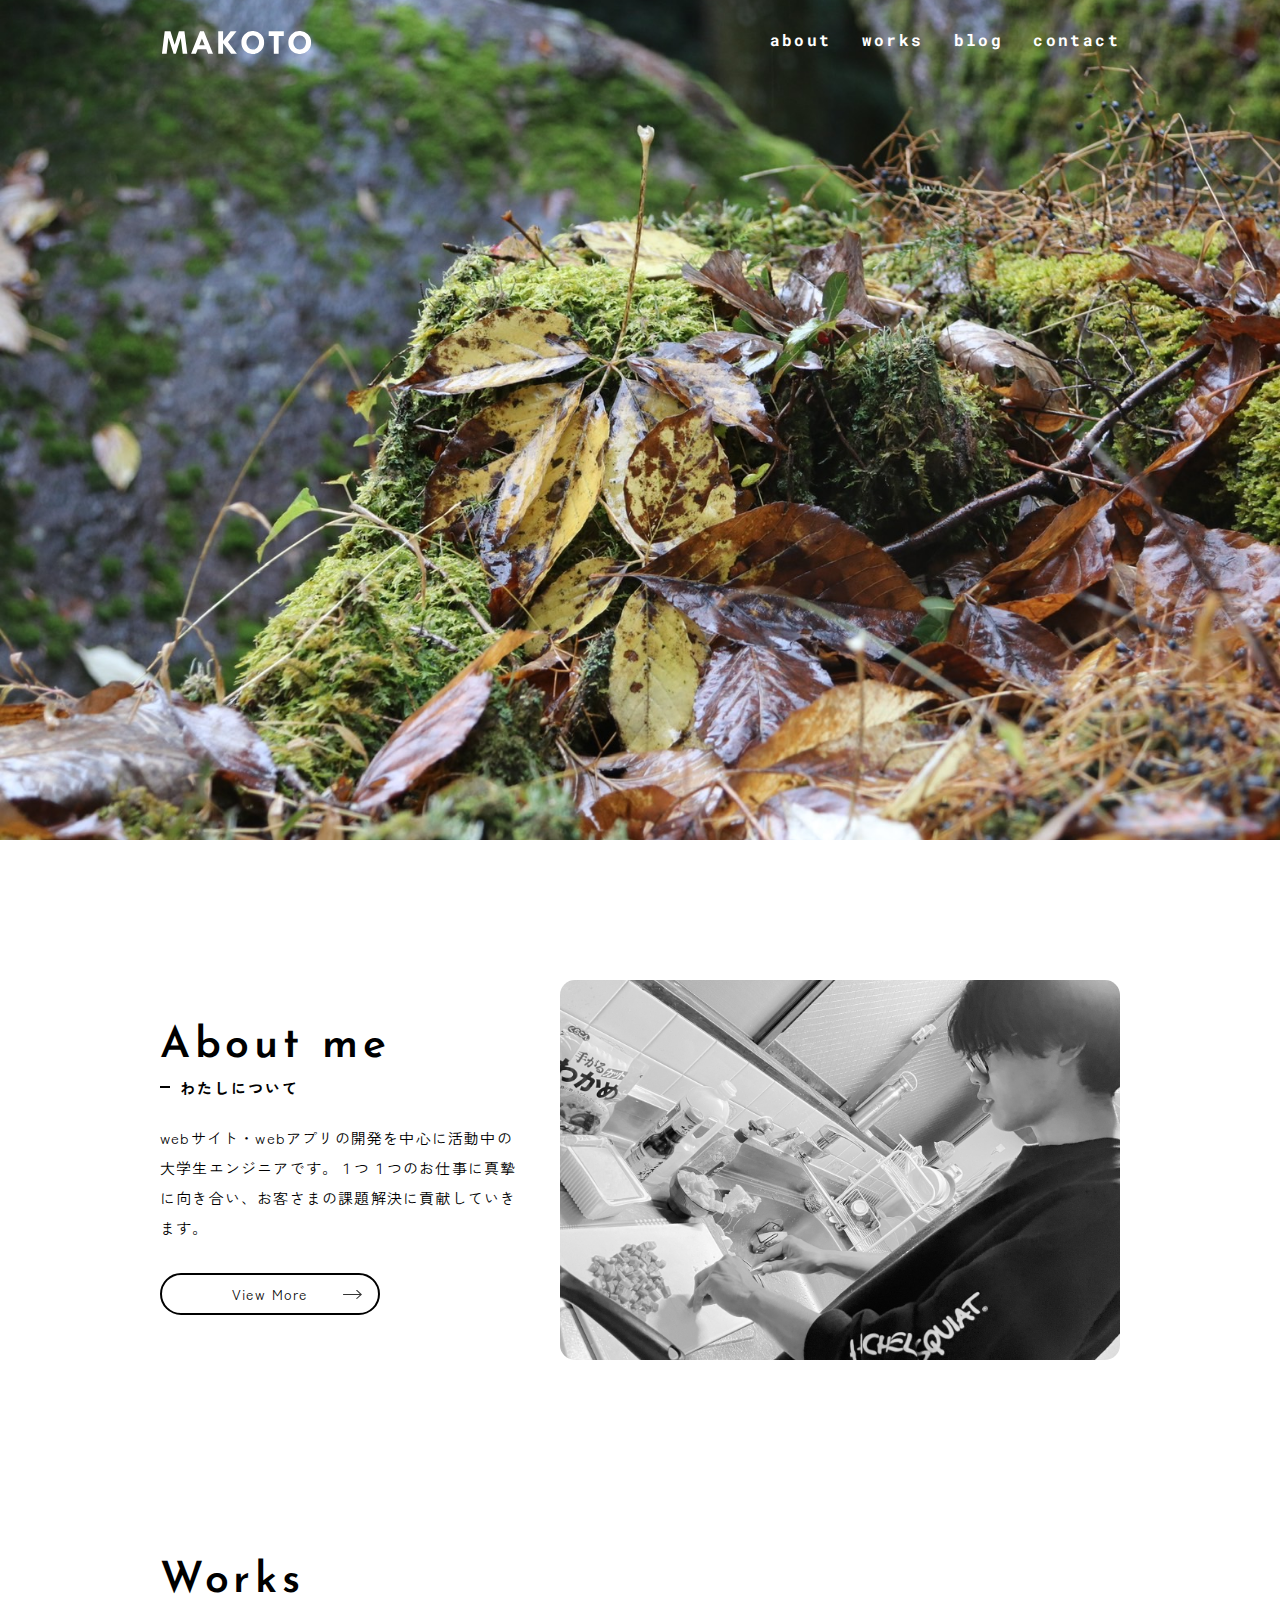
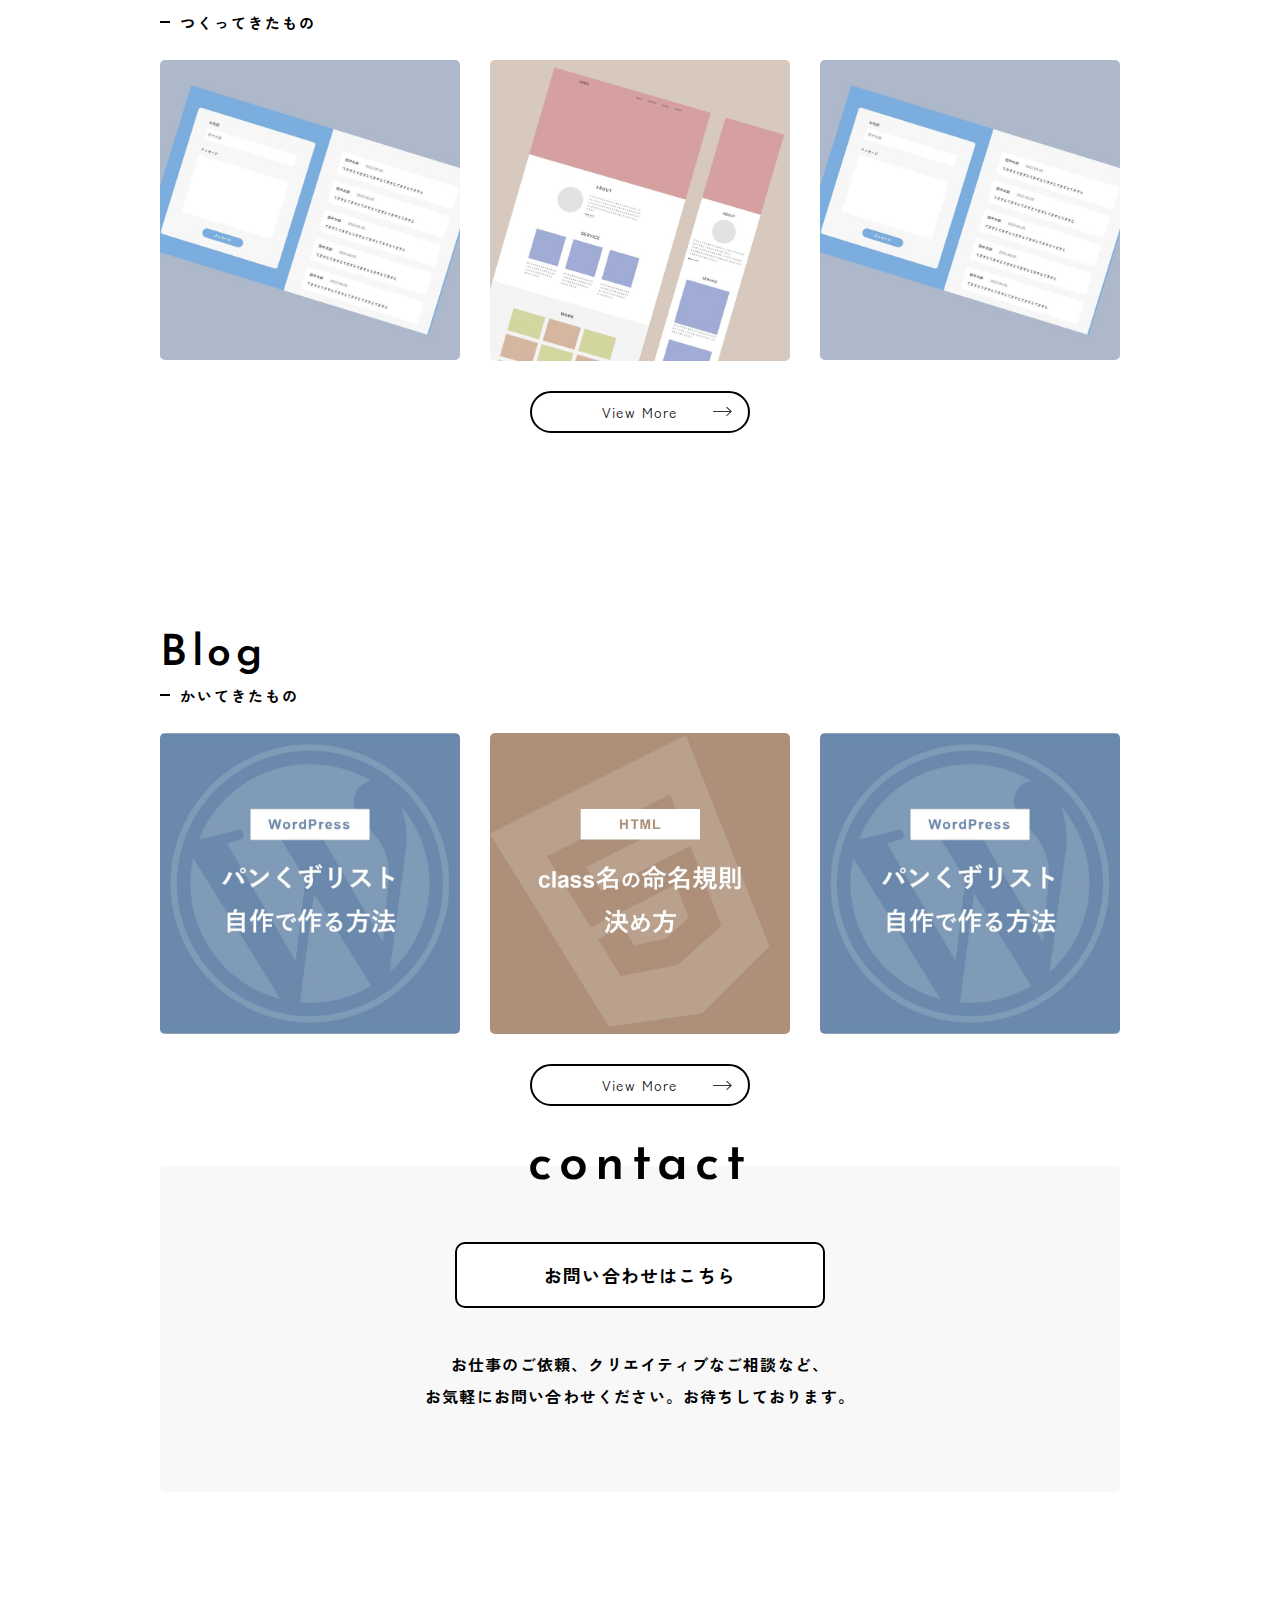
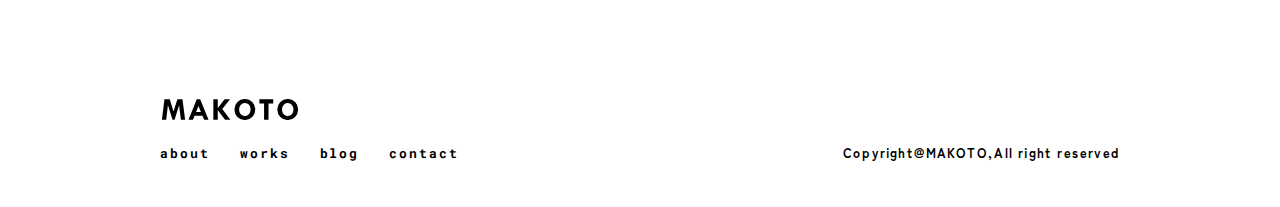
<file: index.html>
<!DOCTYPE html>
<html lang="ja">
<head>
    <meta charset="UTF-8">
    <meta http-equiv="X-UA-Compatible" content="IE=edge">
    <meta name="viewport" content="width=device-width, initial-scale=1.0">
    <title>トップページ</title>
    <meta name="description" content="" />
    <!-- ogp start -->
    <meta property="og:url" content="" />
    <meta property="og:type" content="" />
    <meta property="og:title" content="" />
    <meta property="og:description" content="" />
    <meta property="og:site_name" content="" />
    <meta property="og:image" content="" />
    <!-- //ogp end -->
    <link rel="stylesheet" href="./css/style.css" />
</head>
<body id="top" ontouchstart="">
    <!-- header -->
    <header class="header">
        <div class="header__container">
            <h1 class="header__logo">
                <a href="./index.html"><svg><use xlink:href="img/base/file.svg#white-logo"></use></svg></a>
            </h1>
            <nav id="header-nav">
                <ul>
                    <li><a href="about.html">about</a></li>
                    <li><a href="">works</a></li>
                    <li><a href="">blog</a></li>
                    <li><a href="">contact</a></li>
                </ul>
            </nav>
            <div id="header-toggle">
                <span></span>
                <span></span>
                <span></span>
            </div>
        </div>
        <div id="header-bg"></div>
    </header><!-- header -->
    <main id="wrapper">
        <!-- hero -->
        <div id="hero">
            <ul class="bg-slide">
                <li style="background-image: url(img/top/hero2.jpg);"></li>
                <li style="background-image: url(img/top/hero3.jpg);"></li>
                <li style="background-image: url(img/top/hero4.jpg);"></li>
            </ul>
        </div><!-- hero -->
        <!-- top-about -->
        <section class="top-about">
            <div class="top-about__text">
                <h2 class="top-about__heading">
                    <div class="top-heading__main">About me</div>
                    <div class="top-heading__sub">わたしについて</div>
                </h2>
                <p class="top-about__desc">webサイト・webアプリの開発を中心に活動中の大学生エンジニアです。１つ１つのお仕事に真摯に向き合い、お客さまの課題解決に貢献していきます。</p>
                <div class="top-about__link">
                    <a href="about.html" class="btn-01">View More<span class="btn-01__arrow"></span></a>
                </div>
            </div>
            <div class="top-about__image">
                <figure>
                    <img src="img/top/about.jpg" alt="つのだまこと">
                </figure>
            </div>
        </section><!-- top-about -->
        <!-- top-works -->
        <section class="top-works">
            <div class="top-works__heading">
                <div class="top-heading__main">Works</div>
                <div class="top-heading__sub">つくってきたもの</div>
            </div>
            <div class="top-works__list">
                <figure class="top-works__image"><img src="img/dev/works1.jpg" alt=""></figure>
                <figure class="top-works__image"><img src="img/dev/works2.jpg" alt=""></figure>
                <figure class="top-works__image"><img src="img/dev/works1.jpg" alt=""></figure>
            </div>
            <div class="top-works__link">
                <a href="works.html" class="btn-01">View More<span class="btn-01__arrow"></span></a>
            </div>
        </section><!-- top-works -->
        <!-- top-blog -->
        <section class="top-blog">
            <div class="top-blog__heading">
                <div class="top-heading__main">Blog</div>
                <div class="top-heading__sub">かいてきたもの</div>
            </div>
            <div class="top-blog__list">
                <figure class="top-blog__image"><img src="img/dev/blog1.jpg" alt=""></figure>
                <figure class="top-blog__image"><img src="img/dev/blog2.jpg" alt=""></figure>
                <figure class="top-blog__image"><img src="img/dev/blog1.jpg" alt=""></figure>
            </div>
            <div class="top-blog__link">
                <a href="" class="btn-01">View More<span class="btn-01__arrow"></span></a>
            </div>
        </section><!-- top-blog -->
        <!-- contact -->
        <section class="contact">
            <div class="contact__inner">
                <div class="contact__box">
                    <h2 class="contact__heading">contact</h2>
                    <div class="contact__btn">
                        <a href="contact.html" class="btn-02">お問い合わせはこちら</a>
                    </div>
                    <p class="contact__text">お仕事のご依頼、クリエイティブなご相談など、<br>お気軽にお問い合わせください。お待ちしております。</p>
                </div>
            </div>
        </section><!-- contact -->
    </main>
    <!-- footer -->
    <footer class="footer">
        <div class="footer__image">
            <a href="./index.html"><svg><use xlink:href="img/base/file.svg#brack-logo"></use></svg></a>
        </div>
        <div class="footer__desc">
            <nav class="footer__menu">
                <ul>
                    <li><a href="">about</a></li>
                    <li><a href="">works</a></li>
                    <li><a href="">blog</a></li>
                    <li><a href="">contact</a></li>
                </ul>
            </nav>
            <div class="footer__copy">Copyright@MAKOTO,All right reserved</div>
        </div>
    </footer><!-- footer -->
<script src="https://cdnjs.cloudflare.com/ajax/libs/jquery/3.6.3/jquery.min.js" defer></script>
<script src="js/jquery.bxslider.min.js" defer></script>
<script src="js/common.js" defer></script>
</body>
</html>
</file>
<file: css/style.css>
@charset "UTF-8";
/*
 * HTML
 * -------------------------------------------------------------------
 */
@import url("https://fonts.googleapis.com/css2?family=Roboto+Mono:wght@700&display=swap");
@import url("https://fonts.googleapis.com/css2?family=Josefin+Sans:wght@600&display=swap");
@import url("https://fonts.googleapis.com/css2?family=M+PLUS+1&family=Zen+Kaku+Gothic+New:wght@400;500;700&display=swap");
html {
  font-size: 62.5%;
}

body {
  font-family: "M PLUS 1", sans-serif;
  font-family: "Zen Kaku Gothic New", sans-serif;
  -webkit-font-smoothing: antialiased;
  -moz-osx-font-smoothing: grayscale;
  font-size: 1.5rem;
  font-weight: 400;
  line-height: 2;
  letter-spacing: 0.08em;
  background-color: #ffffff;
  color: #000000;
  position: relative;
}

a {
  text-decoration: none;
  outline: none;
}

/*! destyle.css v4.0.0 | MIT License | https://github.com/nicolas-cusan/destyle.css */
/* Reset box-model and set borders */
/* ============================================ */
*,
::before,
::after {
  -webkit-box-sizing: border-box;
          box-sizing: border-box;
  border-style: solid;
  border-width: 0;
}

/* Document */
/* ============================================ */
/**
 * 1. Correct the line height in all browsers.
 * 2. Prevent adjustments of font size after orientation changes in iOS.
 * 3. Remove gray overlay on links for iOS.
 */
html {
  line-height: 1.15; /* 1 */
  -webkit-text-size-adjust: 100%; /* 2 */
  -webkit-tap-highlight-color: transparent; /* 3*/
}

/* Sections */
/* ============================================ */
/**
 * Remove the margin in all browsers.
 */
body {
  margin: 0;
}

/**
 * Render the `main` element consistently in IE.
 */
main {
  display: block;
}

/* Vertical rhythm */
/* ============================================ */
p,
table,
blockquote,
address,
pre,
iframe,
form,
figure,
dl {
  margin: 0;
}

/* Headings */
/* ============================================ */
h1,
h2,
h3,
h4,
h5,
h6 {
  font-size: inherit;
  font-weight: inherit;
  margin: 0;
}

/* Lists (enumeration) */
/* ============================================ */
ul,
ol {
  margin: 0;
  padding: 0;
  list-style: none;
}

/* Lists (definition) */
/* ============================================ */
dt {
  font-weight: bold;
}

dd {
  margin-left: 0;
}

/* Grouping content */
/* ============================================ */
/**
 * 1. Add the correct box sizing in Firefox.
 * 2. Show the overflow in Edge and IE.
 */
hr {
  -webkit-box-sizing: content-box;
          box-sizing: content-box; /* 1 */
  height: 0; /* 1 */
  overflow: visible; /* 2 */
  border-top-width: 1px;
  margin: 0;
  clear: both;
  color: inherit;
}

/**
 * 1. Correct the inheritance and scaling of font size in all browsers.
 * 2. Correct the odd `em` font sizing in all browsers.
 */
pre {
  font-family: monospace, monospace; /* 1 */
  font-size: inherit; /* 2 */
}

address {
  font-style: inherit;
}

/* Text-level semantics */
/* ============================================ */
/**
 * Remove the gray background on active links in IE 10.
 */
a {
  background-color: transparent;
  text-decoration: none;
  color: inherit;
}

/**
 * 1. Remove the bottom border in Chrome 57-
 * 2. Add the correct text decoration in Chrome, Edge, IE, Opera, and Safari.
 */
abbr[title] {
  -webkit-text-decoration: underline dotted;
          text-decoration: underline dotted; /* 2 */
}

/**
 * Add the correct font weight in Chrome, Edge, and Safari.
 */
b,
strong {
  font-weight: bolder;
}

/**
 * 1. Correct the inheritance and scaling of font size in all browsers.
 * 2. Correct the odd `em` font sizing in all browsers.
 */
code,
kbd,
samp {
  font-family: monospace, monospace; /* 1 */
  font-size: inherit; /* 2 */
}

/**
 * Add the correct font size in all browsers.
 */
small {
  font-size: 80%;
}

/**
 * Prevent `sub` and `sup` elements from affecting the line height in
 * all browsers.
 */
sub,
sup {
  font-size: 75%;
  line-height: 0;
  position: relative;
  vertical-align: baseline;
}

sub {
  bottom: -0.25em;
}

sup {
  top: -0.5em;
}

/* Replaced content */
/* ============================================ */
/**
 * Prevent vertical alignment issues.
 */
svg,
img,
embed,
object,
iframe {
  display: inline-block;
  width: 100%;
  height: auto;
  vertical-align: middle;
}

/* Forms */
/* ============================================ */
/**
 * Reset form fields to make them styleable.
 * 1. Make form elements stylable across systems iOS especially.
 * 2. Inherit text-transform from parent.
 */
button,
input,
optgroup,
select,
textarea {
  -webkit-appearance: none; /* 1 */
  -moz-appearance: none;
       appearance: none;
  vertical-align: middle;
  color: inherit;
  font: inherit;
  background: transparent;
  padding: 0;
  margin: 0;
  border-radius: 0;
  text-align: inherit;
  text-transform: inherit; /* 2 */
}

/**
 * Correct cursors for clickable elements.
 */
button,
[type=button],
[type=reset],
[type=submit] {
  cursor: pointer;
}

button:disabled,
[type=button]:disabled,
[type=reset]:disabled,
[type=submit]:disabled {
  cursor: default;
}

/**
 * Improve outlines for Firefox and unify style with input elements & buttons.
 */
:-moz-focusring {
  outline: auto;
}

select:disabled {
  opacity: inherit;
}

/**
 * Remove padding
 */
option {
  padding: 0;
}

/**
 * Reset to invisible
 */
fieldset {
  margin: 0;
  padding: 0;
  min-width: 0;
}

legend {
  padding: 0;
}

/**
 * Add the correct vertical alignment in Chrome, Firefox, and Opera.
 */
progress {
  vertical-align: baseline;
}

/**
 * Remove the default vertical scrollbar in IE 10+.
 */
textarea {
  overflow: auto;
}

/**
 * Correct the cursor style of increment and decrement buttons in Chrome.
 */
[type=number]::-webkit-inner-spin-button,
[type=number]::-webkit-outer-spin-button {
  height: auto;
}

/**
 * Correct the outline style in Safari.
 */
[type=search] {
  outline-offset: -2px; /* 1 */
}

/**
 * Remove the inner padding in Chrome and Safari on macOS.
 */
[type=search]::-webkit-search-decoration {
  -webkit-appearance: none;
}

/**
 * 1. Correct the inability to style clickable types in iOS and Safari.
 * 2. Fix font inheritance.
 */
::-webkit-file-upload-button {
  -webkit-appearance: button; /* 1 */
  font: inherit; /* 2 */
}

/**
 * Fix appearance for Firefox
 */
[type=number] {
  -moz-appearance: textfield;
}

/**
 * Clickable labels
 */
label[for] {
  cursor: pointer;
}

/* Interactive */
/* ============================================ */
/*
 * Add the correct display in Edge, IE 10+, and Firefox.
 */
details {
  display: block;
}

/*
 * Add the correct display in all browsers.
 */
summary {
  display: list-item;
}

/*
 * Remove outline for editable content.
 */
[contenteditable]:focus {
  outline: auto;
}

/* Tables */
/* ============================================ */
/**
1. Correct table border color inheritance in all Chrome and Safari.
*/
table {
  border-color: inherit; /* 1 */
  border-collapse: collapse;
}

caption {
  text-align: left;
}

td,
th {
  vertical-align: top;
  padding: 0;
}

th {
  text-align: left;
  font-weight: bold;
}

/*
 * Mixin
 * -------------------------------------------------------------------
 */
/*
 * Module
 * -------------------------------------------------------------------
 */
#top .header {
  position: absolute;
  top: 0;
  left: 0;
  z-index: 1000;
}
#top .header #header-nav > ul > li > a {
  color: #ffffff;
  opacity: 1;
}
@media screen and (max-width: 520px) {
  #top .header #header-nav > ul > li > a {
    color: #000000;
  }
}
#top .header #header-nav > ul > li > a:hover {
  opacity: 0.4;
}
#top .header #header-nav > ul > li > a:active {
  opacity: 0.4;
}
#top .header #header-toggle > span {
  background-color: #ffffff;
}

#about > .header #header-nav > ul > li > a,
#works > .header #header-nav > ul > li > a,
#work > .header #header-nav > ul > li > a,
#contact > .header #header-nav > ul > li > a {
  color: #000000;
  opacity: 0.4;
}
#about > .header #header-nav > ul > li > a:hover,
#works > .header #header-nav > ul > li > a:hover,
#work > .header #header-nav > ul > li > a:hover,
#contact > .header #header-nav > ul > li > a:hover {
  opacity: 1;
}
#about > .header #header-nav > ul > li > a:active,
#works > .header #header-nav > ul > li > a:active,
#work > .header #header-nav > ul > li > a:active,
#contact > .header #header-nav > ul > li > a:active {
  opacity: 1;
}
#about > .header #header-toggle > span,
#works > .header #header-toggle > span,
#work > .header #header-toggle > span,
#contact > .header #header-toggle > span {
  background-color: #000000;
}

.header {
  width: 100%;
}
.header__container {
  height: 80px;
  max-width: 1000px;
  margin: 0 auto;
  padding: 0 20px;
  display: -webkit-box;
  display: -webkit-flex;
  display: -ms-flexbox;
  display: flex;
  -webkit-box-align: center;
  -webkit-align-items: center;
      -ms-flex-align: center;
          align-items: center;
  -webkit-box-pack: justify;
  -webkit-justify-content: space-between;
      -ms-flex-pack: justify;
          justify-content: space-between;
  position: relative;
}
@media screen and (max-width: 960px) {
  .header__container {
    height: 60px;
  }
}
.header__logo svg {
  width: 153px;
  height: 23px;
}
@media screen and (max-width: 960px) {
  .header #header-nav {
    display: none;
    background-color: #F8F8F8;
    max-width: calc(100vw - 40px);
    width: 100%;
    position: absolute;
    top: 120px;
    left: 50%;
    -webkit-transform: translateX(-50%);
            transform: translateX(-50%);
    text-align: center;
    z-index: 1004;
    height: auto;
    overflow: scroll;
    max-height: 100vh;
    padding: 30px 0;
    overflow: hidden;
  }
}
.header #header-nav > ul {
  display: -webkit-box;
  display: -webkit-flex;
  display: -ms-flexbox;
  display: flex;
  -webkit-box-pack: start;
  -webkit-justify-content: start;
      -ms-flex-pack: start;
          justify-content: start;
  margin: auto;
  height: 100%;
}
@media screen and (max-width: 960px) {
  .header #header-nav > ul {
    display: block;
    padding: 0;
    width: 100%;
    overflow: hidden;
    -webkit-overflow-scrolling: touch;
  }
}
.header #header-nav > ul > li {
  display: -webkit-box;
  display: -webkit-flex;
  display: -ms-flexbox;
  display: flex;
  -webkit-box-align: center;
  -webkit-align-items: center;
      -ms-flex-align: center;
          align-items: center;
  height: 100%;
  padding: 15px 15px 15px 15px;
}
.header #header-nav > ul > li:last-child {
  padding: 15px 0 15px 15px;
}
@media screen and (max-width: 960px) {
  .header #header-nav > ul > li:last-child {
    padding: 0;
  }
}
@media screen and (max-width: 960px) {
  .header #header-nav > ul > li {
    width: 100%;
    padding: 0;
  }
}
.header #header-nav > ul > li > a {
  display: -webkit-box;
  display: -webkit-flex;
  display: -ms-flexbox;
  display: flex;
  -webkit-box-align: center;
  -webkit-align-items: center;
      -ms-flex-align: center;
          align-items: center;
  -webkit-box-pack: center;
  -webkit-justify-content: center;
      -ms-flex-pack: center;
          justify-content: center;
  height: 40px;
  font-size: 16px;
  font-weight: 700;
  line-height: 1;
  font-family: "Roboto Mono", monospace;
  letter-spacing: 0.15em;
  -webkit-transition: all 0.2s;
  transition: all 0.2s;
}
@media screen and (max-width: 960px) {
  .header #header-nav > ul > li > a {
    height: auto;
    display: block;
    width: 100%;
    font-size: 15px;
    line-height: 1.2;
    padding: 15px 0;
    color: #000000;
  }
}
.header #header-toggle {
  display: none;
  position: relative;
  width: 26px;
  height: 24px;
  z-index: 1004;
}
@media screen and (max-width: 960px) {
  .header #header-toggle {
    display: block;
  }
}
.header #header-toggle span {
  display: block;
  position: absolute;
  left: 0;
  width: 100%;
  height: 2px;
  border-radius: 4px;
  -webkit-transition: all 0.2s;
  transition: all 0.2s;
}
.header #header-toggle span:nth-child(1) {
  top: 0;
}
.header #header-toggle span:nth-child(2) {
  top: 50%;
  -webkit-transform: translateY(-50%);
          transform: translateY(-50%);
}
.header #header-toggle span:nth-child(3) {
  bottom: 0;
}
.header #header-toggle.act span:nth-child(1) {
  -webkit-transform: translateY(11px) rotate(-45deg);
          transform: translateY(11px) rotate(-45deg);
}
.header #header-toggle.act span:nth-child(2) {
  display: none;
}
.header #header-toggle.act span:nth-child(3) {
  -webkit-transform: translateY(-11px) rotate(45deg);
          transform: translateY(-11px) rotate(45deg);
}
.header #header-bg {
  display: none;
  opacity: 0.5;
  z-index: 1002;
  position: fixed;
  top: 0;
  left: 0;
  width: 100%;
  height: 100%;
  background: #000;
}

#hero {
  width: 100%;
  margin: 0 auto;
  position: relative;
  max-height: calc(100vh - 60px);
  min-height: calc(100vh - 60px);
}
#hero .bx-wrapper {
  width: 100%;
  height: calc(100vh - 60px);
  position: absolute;
  top: 0;
  left: 0;
}
#hero .bx-wrapper .bx-viewport {
  width: 100% !important;
  height: 100% !important;
  overflow: hidden;
  position: relative;
}
#hero .bx-wrapper .bx-viewport .bg-slide {
  width: 100% !important;
  height: 100% !important;
}
#hero .bx-wrapper .bx-viewport .bg-slide > li {
  width: 100% !important;
  height: 100% !important;
  background-position: center center;
  background-size: cover;
  background-repeat: no-repeat;
}

.top-heading__main {
  font-size: 43px;
  font-weight: 600;
  letter-spacing: 0.11em;
  line-height: 1;
  font-family: "Josefin Sans", sans-serif;
}
@media screen and (max-width: 520px) {
  .top-heading__main {
    font-size: 30px;
  }
}
.top-heading__sub {
  line-height: 1;
  letter-spacing: 0.13em;
  font-weight: 700;
  margin-top: 12px;
  padding-left: 20px;
  background-image: -webkit-gradient(linear, left top, left bottom, from(#000), to(#000));
  background-image: -webkit-linear-gradient(top, #000 0%, #000 100%);
  background-image: linear-gradient(to bottom, #000 0%, #000 100%);
  background-repeat: no-repeat;
  background-position: 0 0.4em;
  background-size: 10px 2px;
}
@media screen and (max-width: 520px) {
  .top-heading__sub {
    font-size: 12px;
    font-weight: 500;
    margin-top: 13px;
    background-size: 10px 1px;
  }
}

.page-heading {
  font-size: 52px;
  font-weight: 600;
  letter-spacing: 0.13em;
  line-height: 1;
  font-family: "Josefin Sans", sans-serif;
  color: #999999;
}
@media screen and (max-width: 520px) {
  .page-heading {
    font-size: 43px;
  }
}

.btn-01 {
  display: block;
  font-size: 1.4rem;
  padding: 12px 40px;
  max-width: 220px;
  border: 2px solid #000000;
  line-height: 1;
  text-align: center;
  border-radius: 22px;
  position: relative;
  overflow: hidden;
}
@media screen and (max-width: 768px) {
  .btn-01 {
    max-width: 100%;
  }
}
@media screen and (max-width: 520px) {
  .btn-01 {
    font-size: 1.3rem;
  }
}
.btn-01::after {
  content: "";
  border-radius: 22px;
  width: 100%;
  height: 100%;
  display: block;
  position: absolute;
  top: 0;
  left: 0;
  background-color: #999999;
  opacity: 0.2;
  -webkit-transform: translate3d(-100%, 0, 0);
          transform: translate3d(-100%, 0, 0);
  transition: -webkit-transform 0.4s cubic-bezier(0.645, 0.045, 0.355, 1);
  -webkit-transition: -webkit-transform 0.4s cubic-bezier(0.645, 0.045, 0.355, 1);
  transition: transform 0.4s cubic-bezier(0.645, 0.045, 0.355, 1);
  transition: transform 0.4s cubic-bezier(0.645, 0.045, 0.355, 1), -webkit-transform 0.4s cubic-bezier(0.645, 0.045, 0.355, 1);
}
.btn-01:hover::after {
  -webkit-transform: translate3d(0, 0, 0);
          transform: translate3d(0, 0, 0);
}
.btn-01:active::after {
  -webkit-transform: translate3d(0, 0, 0);
          transform: translate3d(0, 0, 0);
}
.btn-01__arrow {
  width: 19px;
  height: 9px;
  position: absolute;
  top: calc(50% - 4.5px);
  right: 16px;
  background: url(../img/base/arrow-01.svg) no-repeat 100% 50%;
  background-size: auto 100%;
}

.btn-02 {
  display: block;
  font-size: 1.8rem;
  font-weight: 700;
  padding: 22px 0;
  max-width: 370px;
  border: 2px solid #000000;
  background-color: #ffffff;
  line-height: 1;
  text-align: center;
  border-radius: 10px;
  margin: 0 auto;
  -webkit-transition: all 0.2s;
  transition: all 0.2s;
}
.btn-02:hover {
  -webkit-box-shadow: 0px 8px 16px -2px rgba(10, 10, 10, 0.1), 0px 3px 6px 3px rgba(0, 0, 0, 0.08);
          box-shadow: 0px 8px 16px -2px rgba(10, 10, 10, 0.1), 0px 3px 6px 3px rgba(0, 0, 0, 0.08);
}
.btn-02:active {
  -webkit-box-shadow: 0px 8px 16px -2px rgba(10, 10, 10, 0.1), 0px 3px 6px 3px rgba(0, 0, 0, 0.08);
          box-shadow: 0px 8px 16px -2px rgba(10, 10, 10, 0.1), 0px 3px 6px 3px rgba(0, 0, 0, 0.08);
}
@media screen and (max-width: 768px) {
  .btn-02 {
    max-width: 350px;
    font-size: 1.3rem;
    padding: 15px 0;
  }
}

.btn-03 {
  display: block;
  font-size: 1.3rem;
  font-weight: 700;
  padding: 20px 0;
  max-width: 370px;
  width: 100%;
  border: 2px solid #000000;
  background-color: #ffffff;
  line-height: 1;
  text-align: center;
  border-radius: 10px;
  margin: 0 auto;
  -webkit-transition: all 0.2s;
  transition: all 0.2s;
}
.btn-03:hover {
  -webkit-box-shadow: 0px 8px 16px -2px rgba(10, 10, 10, 0.1), 0px 3px 6px 3px rgba(0, 0, 0, 0.08);
          box-shadow: 0px 8px 16px -2px rgba(10, 10, 10, 0.1), 0px 3px 6px 3px rgba(0, 0, 0, 0.08);
}
.btn-03:active {
  -webkit-box-shadow: 0px 8px 16px -2px rgba(10, 10, 10, 0.1), 0px 3px 6px 3px rgba(0, 0, 0, 0.08);
          box-shadow: 0px 8px 16px -2px rgba(10, 10, 10, 0.1), 0px 3px 6px 3px rgba(0, 0, 0, 0.08);
}
@media screen and (max-width: 768px) {
  .btn-03 {
    font-size: 1.3rem;
    padding: 15px 0;
  }
}

.chart {
  position: relative;
  display: inline-block;
  width: 160px;
  height: 160px;
  text-align: center;
}
@media screen and (max-width: 768px) {
  .chart {
    width: 130px;
    height: 130px;
  }
}
@media screen and (max-width: 520px) {
  .chart {
    width: 110px;
    height: 110px;
  }
}
.chart-back {
  width: 100%;
  height: 100%;
  position: absolute;
  top: 0;
  left: 0;
  border: 6px solid #CDCDCD;
  border-radius: 50%;
}
@media screen and (max-width: 520px) {
  .chart-back {
    border: 3px solid #CDCDCD;
  }
}
.chart canvas {
  position: absolute;
  top: 0;
  left: 0;
}
.chart-label {
  position: absolute;
  top: 50%;
  left: 50%;
  -webkit-transform: translate(-50%, -50%);
          transform: translate(-50%, -50%);
  display: -webkit-box;
  display: -webkit-flex;
  display: -ms-flexbox;
  display: flex;
  -webkit-flex-wrap: wrap;
      -ms-flex-wrap: wrap;
          flex-wrap: wrap;
  -webkit-box-pack: center;
  -webkit-justify-content: center;
      -ms-flex-pack: center;
          justify-content: center;
}
.chart-label svg {
  height: 27px;
  margin-bottom: 8px;
}
@media screen and (max-width: 768px) {
  .chart-label svg {
    height: 24px;
    margin-bottom: 6px;
  }
}
@media screen and (max-width: 520px) {
  .chart-label svg {
    height: 20px;
  }
}
.chart-label span {
  font-size: 12px;
  font-weight: 700;
}
@media screen and (max-width: 520px) {
  .chart-label span {
    font-size: 11px;
  }
}

.card {
  display: -webkit-box;
  display: -webkit-flex;
  display: -ms-flexbox;
  display: flex;
  -webkit-flex-wrap: wrap;
      -ms-flex-wrap: wrap;
          flex-wrap: wrap;
  margin-top: 50px;
}
@media screen and (max-width: 768px) {
  .card {
    -webkit-box-pack: justify;
    -webkit-justify-content: space-between;
        -ms-flex-pack: justify;
            justify-content: space-between;
    gap: 30px 2%;
  }
}
@media screen and (max-width: 520px) {
  .card {
    margin-top: 25px;
  }
}
.card-item {
  width: 33.333333%;
  padding: 1.786%;
}
@media screen and (max-width: 768px) {
  .card-item {
    width: 48%;
    padding: 0;
  }
}
.card-item a {
  position: relative;
}
@media screen and (min-width: 960px) {
  .card-item a:hover .card__view {
    -webkit-transform: translate(-34%, -50%);
            transform: translate(-34%, -50%);
    opacity: 1;
    -webkit-transition-delay: 0.3s;
            transition-delay: 0.3s;
  }
  .card-item a:hover .card__view-more::before {
    right: -5px;
    -webkit-transition-delay: 0.3s;
            transition-delay: 0.3s;
  }
  .card-item a:hover .card__view-more::after {
    right: -5px;
    -webkit-transition-delay: 0.3s;
            transition-delay: 0.3s;
  }
  .card-item a:hover .card__view-underline::after {
    -webkit-transform-origin: left top;
            transform-origin: left top;
    -webkit-transform: scale(1, 1);
            transform: scale(1, 1);
    -webkit-transition-delay: 0.3s;
            transition-delay: 0.3s;
  }
  .card-item a:hover .card__image::after {
    opacity: 1;
  }
}
.card__image {
  display: block;
  width: 100%;
  height: 0;
  overflow: hidden;
  padding-bottom: 100%;
  border-radius: 5px;
  position: relative;
}
.card__image::after {
  content: "";
  background-color: rgba(0, 0, 0, 0.3);
  width: 100%;
  height: 100%;
  border-radius: 5px;
  position: absolute;
  top: 0;
  left: 0;
  opacity: 0;
  -webkit-transition: 0.4s;
  transition: 0.4s;
  -webkit-backface-visibility: hidden;
          backface-visibility: hidden;
}
.card__image img {
  width: 100%;
  height: auto;
  -o-object-fit: cover;
     object-fit: cover;
  border-radius: 8px;
  -webkit-transition: 0.4s;
  transition: 0.4s;
}
.card__view {
  position: absolute;
  top: 44%;
  left: 50%;
  -webkit-transition: 0.4s;
  transition: 0.4s;
  -webkit-transform: translate(-34%, -20%);
          transform: translate(-34%, -20%);
  opacity: 0;
  z-index: 1;
  -webkit-backface-visibility: hidden;
          backface-visibility: hidden;
}
.card__view-more {
  color: #ffffff;
  font-size: 1.4rem;
  font-family: "Roboto Mono", monospace;
  letter-spacing: 0.06em;
  text-transform: uppercase;
  position: relative;
  padding-right: 20px;
  font-weight: 700;
}
.card__view-more::before {
  width: 10px;
  content: "";
  height: 1px;
  background-color: #ffffff;
  position: absolute;
  right: 0;
  top: 50%;
  -webkit-transition: 0.3s;
  transition: 0.3s;
}
.card__view-more::after {
  content: "";
  height: 1px;
  background-color: #dadada;
  position: absolute;
  right: 0;
  top: 50%;
  -webkit-transition: 0.3s;
  transition: 0.3s;
  width: 6px;
  -webkit-transform: rotate(45deg) translateY(-3px);
          transform: rotate(45deg) translateY(-3px);
}
.card__view-underline {
  position: relative;
}
.card__view-underline::after {
  content: "";
  background: #ffffff;
  width: 100%;
  height: 1px;
  position: absolute;
  bottom: -4px;
  left: 0;
  -webkit-transform: scale(0, 1);
          transform: scale(0, 1);
  -webkit-transition: -webkit-transform 0.3s;
  transition: -webkit-transform 0.3s;
  transition: transform 0.3s;
  transition: transform 0.3s, -webkit-transform 0.3s;
  -webkit-transform-origin: right top;
          transform-origin: right top;
}
.card__desc {
  width: 100%;
}
.card__desc-main {
  padding: 10px 10px 0;
  font-size: 15px;
  font-weight: 700;
  color: #000000;
}
@media screen and (max-width: 520px) {
  .card__desc-main {
    font-size: 12px;
    padding: 10px 0 0;
  }
}
.card__desc-sub {
  font-size: 13px;
  font-weight: 700;
  padding: 5px 10px 0px;
  line-height: 1;
  color: #999999;
}
@media screen and (max-width: 520px) {
  .card__desc-sub {
    font-size: 12px;
    padding: 5px 0 0;
  }
}

.article {
  max-width: 550px;
  margin: 50px auto 60px;
  padding-bottom: 80px;
  border-bottom: 1px solid #000000;
}
@media screen and (max-width: 768px) {
  .article {
    padding-bottom: 60px;
  }
}
@media screen and (max-width: 520px) {
  .article {
    margin-top: 25px;
  }
}
.article-head {
  margin-bottom: 60px;
}
@media screen and (max-width: 768px) {
  .article-head {
    margin-bottom: 40px;
  }
}
.article-head__ttl {
  max-width: 416px;
  margin: 0 auto 30px;
}
.article-head__ttl-main {
  font-size: 24px;
  font-weight: 700;
  text-align: center;
  padding-bottom: 15px;
  margin-bottom: 15px;
  border-bottom: 1px solid #000000;
}
@media screen and (max-width: 768px) {
  .article-head__ttl-main {
    font-size: 18px;
    padding-bottom: 10px;
    margin-bottom: 10px;
  }
}
.article-head__ttl-sub {
  display: -webkit-box;
  display: -webkit-flex;
  display: -ms-flexbox;
  display: flex;
  -webkit-box-pack: justify;
  -webkit-justify-content: space-between;
      -ms-flex-pack: justify;
          justify-content: space-between;
  color: #999999;
  font-size: 12px;
  font-weight: 700;
}
.article-head__ttl-sub .cate > span::after {
  content: "/";
  padding: 0 5px 0;
}
.article-head__ttl-sub .cate > span:last-child::after {
  content: "";
}
.article-head__thum {
  margin: 0 auto;
  width: 60%;
}
@media screen and (max-width: 520px) {
  .article-head__thum {
    width: 70%;
  }
}
.article-head__image {
  height: 0;
  padding-bottom: 100%;
  overflow: hidden;
  border-radius: 8px;
}
.article-head__image img {
  width: 100%;
  height: auto;
  -o-object-fit: cover;
     object-fit: cover;
}
.article-cont > * {
  margin-bottom: 30px;
}
.article-cont > *:last-child {
  margin-bottom: 0;
}

.relate {
  display: -webkit-box;
  display: -webkit-flex;
  display: -ms-flexbox;
  display: flex;
  -webkit-box-pack: justify;
  -webkit-justify-content: space-between;
      -ms-flex-pack: justify;
          justify-content: space-between;
  max-width: 550px;
  margin: auto;
}
.relate-item {
  width: 33.333333%;
  padding: 1.786%;
}
@media screen and (max-width: 768px) {
  .relate-item {
    width: 48%;
    padding: 0;
  }
  .relate-item:last-child {
    display: none;
  }
}
.relate-item a {
  position: relative;
}
@media screen and (min-width: 960px) {
  .relate-item a:hover .relate__view {
    -webkit-transform: translate(-34%, -50%);
            transform: translate(-34%, -50%);
    opacity: 1;
    -webkit-transition-delay: 0.3s;
            transition-delay: 0.3s;
  }
  .relate-item a:hover .relate__view-more::before {
    right: -5px;
    -webkit-transition-delay: 0.3s;
            transition-delay: 0.3s;
  }
  .relate-item a:hover .relate__view-more::after {
    right: -5px;
    -webkit-transition-delay: 0.3s;
            transition-delay: 0.3s;
  }
  .relate-item a:hover .relate__view-underline::after {
    -webkit-transform-origin: left top;
            transform-origin: left top;
    -webkit-transform: scale(1, 1);
            transform: scale(1, 1);
    -webkit-transition-delay: 0.3s;
            transition-delay: 0.3s;
  }
  .relate-item a:hover .relate__image::after {
    opacity: 1;
  }
}
.relate__image {
  display: block;
  width: 100%;
  height: 0;
  overflow: hidden;
  padding-bottom: 100%;
  border-radius: 5px;
  position: relative;
}
.relate__image::after {
  content: "";
  background-color: rgba(0, 0, 0, 0.3);
  width: 100%;
  height: 100%;
  border-radius: 5px;
  position: absolute;
  top: 0;
  left: 0;
  opacity: 0;
  -webkit-transition: 0.4s;
  transition: 0.4s;
  -webkit-backface-visibility: hidden;
          backface-visibility: hidden;
}
.relate__image img {
  width: 100%;
  height: auto;
  -o-object-fit: cover;
     object-fit: cover;
  border-radius: 8px;
  -webkit-transition: 0.4s;
  transition: 0.4s;
}
.relate__view {
  position: absolute;
  top: 38%;
  left: 50%;
  -webkit-transition: 0.4s;
  transition: 0.4s;
  -webkit-transform: translate(-34%, -20%);
          transform: translate(-34%, -20%);
  opacity: 0;
  z-index: 1;
  -webkit-backface-visibility: hidden;
          backface-visibility: hidden;
}
.relate__view-more {
  color: #ffffff;
  font-size: 1.4rem;
  font-family: "Roboto Mono", monospace;
  letter-spacing: 0.06em;
  text-transform: uppercase;
  position: relative;
  padding-right: 20px;
  font-weight: 700;
}
.relate__view-more::before {
  width: 10px;
  content: "";
  height: 1px;
  background-color: #ffffff;
  position: absolute;
  right: 0;
  top: 50%;
  -webkit-transition: 0.3s;
  transition: 0.3s;
}
.relate__view-more::after {
  content: "";
  height: 1px;
  background-color: #dadada;
  position: absolute;
  right: 0;
  top: 50%;
  -webkit-transition: 0.3s;
  transition: 0.3s;
  width: 6px;
  -webkit-transform: rotate(45deg) translateY(-3px);
          transform: rotate(45deg) translateY(-3px);
}
.relate__view-underline {
  position: relative;
}
.relate__view-underline::after {
  content: "";
  background: #ffffff;
  width: 100%;
  height: 1px;
  position: absolute;
  bottom: -4px;
  left: 0;
  -webkit-transform: scale(0, 1);
          transform: scale(0, 1);
  -webkit-transition: -webkit-transform 0.3s;
  transition: -webkit-transform 0.3s;
  transition: transform 0.3s;
  transition: transform 0.3s, -webkit-transform 0.3s;
  -webkit-transform-origin: right top;
          transform-origin: right top;
}
.relate__desc {
  width: 100%;
}
.relate__desc-main {
  font-size: 12px;
  padding: 10px 0 0;
  font-weight: 700;
  color: #000000;
}
.relate__desc-sub {
  font-weight: 700;
  font-size: 12px;
  padding: 5px 0 0;
  line-height: 1;
  color: #999999;
}

.contact {
  max-width: 1000px;
  margin: 0 auto;
  padding: 0 20px;
  margin-top: 200px;
}
@media screen and (max-width: 520px) {
  .contact {
    margin-top: 120px;
    padding: 0;
  }
}
.contact__inner {
  background-color: #F8F8F8;
  padding: 0 20px 70px;
  border-radius: 5px;
  position: relative;
  display: -webkit-box;
  display: -webkit-flex;
  display: -ms-flexbox;
  display: flex;
  -webkit-box-pack: center;
  -webkit-justify-content: center;
      -ms-flex-pack: center;
          justify-content: center;
}
@media screen and (max-width: 768px) {
  .contact__inner {
    padding: 0 20px 40px;
  }
}
.contact__box {
  display: inline-block;
  margin-top: -26px;
}
@media screen and (max-width: 768px) {
  .contact__box {
    margin-top: -21px;
  }
}
.contact__heading {
  font-size: 52px;
  font-weight: 600;
  letter-spacing: 0.13em;
  line-height: 1;
  font-family: "Josefin Sans", sans-serif;
  text-align: center;
  margin-bottom: 50px;
}
@media screen and (max-width: 768px) {
  .contact__heading {
    font-size: 43px;
    margin-bottom: 25px;
  }
}
.contact__btn {
  margin-bottom: 40px;
}
@media screen and (max-width: 768px) {
  .contact__btn {
    margin-bottom: 25px;
  }
}
.contact__text {
  text-align: center;
  font-size: 1.6rem;
  font-weight: 700;
}
@media screen and (max-width: 768px) {
  .contact__text {
    font-size: 1.2rem;
  }
}

.footer {
  max-width: 1000px;
  margin: 0 auto;
  padding: 0 20px;
  margin-top: 200px;
  margin-bottom: 40px;
}
@media screen and (max-width: 520px) {
  .footer {
    margin-top: 70px;
  }
}
.footer__image {
  margin-bottom: 15px;
}
@media screen and (max-width: 520px) {
  .footer__image {
    display: none;
  }
}
.footer__image > a {
  display: block;
}
@media screen and (max-width: 768px) {
  .footer__image > a {
    text-align: center;
  }
}
.footer__image > a > svg {
  width: 140px;
  height: 21px;
}
@media screen and (max-width: 520px) {
  .footer__image > a > svg {
    width: 119px;
    height: 18px;
  }
}
.footer__image svg {
  width: 147px;
  height: 36px;
}
.footer__desc {
  display: -webkit-box;
  display: -webkit-flex;
  display: -ms-flexbox;
  display: flex;
  -webkit-box-pack: justify;
  -webkit-justify-content: space-between;
      -ms-flex-pack: justify;
          justify-content: space-between;
  -webkit-box-align: center;
  -webkit-align-items: center;
      -ms-flex-align: center;
          align-items: center;
}
@media screen and (max-width: 768px) {
  .footer__desc {
    -webkit-flex-wrap: wrap;
        -ms-flex-wrap: wrap;
            flex-wrap: wrap;
  }
}
@media screen and (max-width: 768px) {
  .footer__menu {
    width: 100%;
    margin-bottom: 15px;
  }
}
@media screen and (max-width: 520px) {
  .footer__menu {
    display: none;
  }
}
.footer__menu > ul {
  display: -webkit-box;
  display: -webkit-flex;
  display: -ms-flexbox;
  display: flex;
  -webkit-box-pack: start;
  -webkit-justify-content: start;
      -ms-flex-pack: start;
          justify-content: start;
  margin: auto;
  height: 100%;
}
@media screen and (max-width: 768px) {
  .footer__menu > ul {
    -webkit-box-pack: center;
    -webkit-justify-content: center;
        -ms-flex-pack: center;
            justify-content: center;
  }
}
.footer__menu > ul > li {
  padding: 0 15px;
}
.footer__menu > ul > li:nth-child(1) {
  padding: 0 15px 0 0;
}
.footer__menu > ul > li > a {
  font-size: 13px;
  font-weight: 700;
  line-height: 1;
  font-family: "Roboto Mono", monospace;
  letter-spacing: 0.15em;
  -webkit-transition: all 0.2s;
  transition: all 0.2s;
}
.footer__menu > ul > li > a:hover {
  opacity: 0.4;
}
.footer__menu > ul > li > a:active {
  opacity: 0.4;
}
.footer__copy {
  font-size: 13px;
  font-weight: 700;
  line-height: 1;
}
@media screen and (max-width: 768px) {
  .footer__copy {
    width: 100%;
    text-align: center;
    font-size: 11px;
  }
}

/*
 * Fonts
 * -------------------------------------------------------------------
 */
/*
 * ページ
 * -------------------------------------------------------------------
 */
.top-about {
  max-width: 1000px;
  margin: 0 auto;
  padding: 0 20px;
  display: -webkit-box;
  display: -webkit-flex;
  display: -ms-flexbox;
  display: flex;
  -webkit-box-pack: justify;
  -webkit-justify-content: space-between;
      -ms-flex-pack: justify;
          justify-content: space-between;
  -webkit-box-align: center;
  -webkit-align-items: center;
      -ms-flex-align: center;
          align-items: center;
  -webkit-flex-wrap: wrap-reverse;
      -ms-flex-wrap: wrap-reverse;
          flex-wrap: wrap-reverse;
  margin-top: 140px;
}
.top-about__text {
  width: 37.5%;
}
@media screen and (max-width: 768px) {
  .top-about__text {
    width: 100%;
  }
}
.top-about__heading {
  margin-bottom: 28px;
}
@media screen and (max-width: 520px) {
  .top-about__heading {
    margin-bottom: 24px;
  }
}
.top-about__desc {
  margin-bottom: 30px;
}
@media screen and (max-width: 520px) {
  .top-about__desc {
    font-size: 14px;
    margin-bottom: 24px;
  }
}
@media screen and (max-width: 768px) {
  .top-about__link {
    padding: 0 20px;
  }
}
.top-about__image {
  width: 58.3333333%;
}
@media screen and (max-width: 768px) {
  .top-about__image {
    width: 100%;
    margin-bottom: 30px;
  }
}
.top-about__image img {
  border-radius: 15px;
}

.top-works {
  max-width: 1000px;
  margin: 0 auto;
  padding: 0 20px;
  margin-top: 200px;
}
@media screen and (max-width: 520px) {
  .top-works {
    margin-top: 100px;
  }
}
.top-works__heading {
  margin-bottom: 30px;
}
@media screen and (max-width: 520px) {
  .top-works__heading {
    margin-bottom: 24px;
  }
}
.top-works__list {
  display: -webkit-box;
  display: -webkit-flex;
  display: -ms-flexbox;
  display: flex;
  -webkit-box-pack: justify;
  -webkit-justify-content: space-between;
      -ms-flex-pack: justify;
          justify-content: space-between;
}
.top-works__image {
  max-width: 31.25%;
}
.top-works__image img {
  border-radius: 5px;
}
@media screen and (max-width: 768px) {
  .top-works__image {
    max-width: 47.8515625%;
  }
  .top-works__image:last-child {
    display: none;
  }
}
.top-works__link {
  margin-top: 30px;
}
@media screen and (max-width: 768px) {
  .top-works__link {
    padding: 0 20px;
  }
}
.top-works__link .btn-01 {
  margin: 0 auto;
}

.top-blog {
  max-width: 1000px;
  margin: 0 auto;
  padding: 0 20px;
  margin-top: 200px;
}
@media screen and (max-width: 520px) {
  .top-blog {
    margin-top: 100px;
  }
}
.top-blog__heading {
  margin-bottom: 30px;
}
@media screen and (max-width: 520px) {
  .top-blog__heading {
    margin-bottom: 24px;
  }
}
.top-blog__list {
  display: -webkit-box;
  display: -webkit-flex;
  display: -ms-flexbox;
  display: flex;
  -webkit-box-pack: justify;
  -webkit-justify-content: space-between;
      -ms-flex-pack: justify;
          justify-content: space-between;
}
.top-blog__image {
  max-width: 31.25%;
}
.top-blog__image img {
  border-radius: 5px;
}
@media screen and (max-width: 768px) {
  .top-blog__image {
    max-width: 47.8515625%;
  }
  .top-blog__image:last-child {
    display: none;
  }
}
.top-blog__link {
  margin-top: 30px;
}
@media screen and (max-width: 768px) {
  .top-blog__link {
    padding: 0 20px;
  }
}
.top-blog__link .btn-01 {
  margin: 0 auto;
}

.about {
  max-width: 1000px;
  margin: 0 auto;
  padding: 0 20px;
  margin-top: 60px;
}
@media screen and (max-width: 768px) {
  .about {
    padding: 0;
  }
}
.about__inner {
  background-color: #F8F8F8;
  border-radius: 5px;
  padding: 0 20px 80px;
  display: -webkit-box;
  display: -webkit-flex;
  display: -ms-flexbox;
  display: flex;
  -webkit-box-pack: center;
  -webkit-justify-content: center;
      -ms-flex-pack: center;
          justify-content: center;
}
@media screen and (max-width: 768px) {
  .about__inner {
    padding: 0 20px 60px;
  }
}
.about__box {
  display: inline-block;
  max-width: 840px;
  width: 100%;
  margin-top: -26px;
}
@media screen and (max-width: 768px) {
  .about__box {
    margin-top: -21px;
  }
}
.about-me {
  display: -webkit-box;
  display: -webkit-flex;
  display: -ms-flexbox;
  display: flex;
  -webkit-box-pack: justify;
  -webkit-justify-content: space-between;
      -ms-flex-pack: justify;
          justify-content: space-between;
  -webkit-box-align: center;
  -webkit-align-items: center;
      -ms-flex-align: center;
          align-items: center;
  -webkit-flex-wrap: nowrap;
      -ms-flex-wrap: nowrap;
          flex-wrap: nowrap;
  margin-top: 50px;
  margin-bottom: 70px;
}
@media screen and (max-width: 768px) {
  .about-me {
    -webkit-flex-wrap: wrap-reverse;
        -ms-flex-wrap: wrap-reverse;
            flex-wrap: wrap-reverse;
  }
}
@media screen and (max-width: 520px) {
  .about-me {
    margin-bottom: 50px;
  }
}
.about-me__desc {
  width: 370px;
}
@media screen and (max-width: 768px) {
  .about-me__desc {
    width: 100%;
  }
}
.about-me__name {
  margin-bottom: 30px;
}
@media screen and (max-width: 768px) {
  .about-me__name {
    margin-bottom: 20px;
  }
}
.about-me__name-sub {
  font-size: 13px;
  font-weight: 700;
  line-height: 1;
  letter-spacing: 0.13em;
  margin-bottom: 12px;
}
@media screen and (max-width: 520px) {
  .about-me__name-sub {
    font-size: 11px;
    margin-bottom: 16px;
  }
}
.about-me__name-main {
  font-size: 33px;
  font-weight: 700;
  letter-spacing: 0.11em;
  line-height: 1;
  font-family: "Roboto Mono", monospace;
}
@media screen and (max-width: 768px) {
  .about-me__name-main {
    font-size: 28px;
  }
}
.about-me__list {
  display: -webkit-box;
  display: -webkit-flex;
  display: -ms-flexbox;
  display: flex;
  -webkit-box-align: start;
  -webkit-align-items: flex-start;
      -ms-flex-align: start;
          align-items: flex-start;
  gap: 10.8108108%;
}
.about-me__list p {
  line-height: 2.333333;
}
@media screen and (max-width: 520px) {
  .about-me__list p {
    font-size: 13px;
  }
}
.about-me__image {
  width: 45.2380952%;
}
@media screen and (max-width: 768px) {
  .about-me__image {
    width: 100%;
    margin-bottom: 30px;
  }
}
.about-me__image img {
  border-radius: 15px;
}
.about-text > p {
  margin-bottom: 15px;
}
@media screen and (max-width: 520px) {
  .about-text > p {
    font-size: 13px;
  }
}
.about-text > p:last-child {
  margin-bottom: 0;
}
.about-profile {
  display: -webkit-box;
  display: -webkit-flex;
  display: -ms-flexbox;
  display: flex;
  -webkit-flex-wrap: wrap;
      -ms-flex-wrap: wrap;
          flex-wrap: wrap;
  margin: 100px 0 70px;
}
@media screen and (max-width: 520px) {
  .about-profile {
    margin: 70px 0;
  }
}
.about-profile__box {
  width: 33.333333%;
}
@media screen and (max-width: 960px) {
  .about-profile__box {
    width: 50%;
    display: -webkit-box;
    display: -webkit-flex;
    display: -ms-flexbox;
    display: flex;
    -webkit-box-align: start;
    -webkit-align-items: flex-start;
        -ms-flex-align: start;
            align-items: flex-start;
  }
}
@media screen and (max-width: 768px) {
  .about-profile__box {
    width: 100%;
  }
}
.about-profile__box > h3 {
  font-size: 18px;
  font-weight: 700;
  margin-bottom: 20px;
  width: 100px;
}
@media screen and (max-width: 768px) {
  .about-profile__box > h3 {
    width: 33.333333%;
  }
}
@media screen and (max-width: 520px) {
  .about-profile__box > h3 {
    font-size: 13px;
  }
}
.about-profile__box > h3 > svg {
  margin-right: 8px;
  width: 16.5px;
  height: 16.925px;
}
@media screen and (max-width: 520px) {
  .about-profile__box > h3 > svg {
    width: 14.55px;
    height: 14.92px;
  }
}
@media screen and (max-width: 960px) {
  .about-profile__box > ul {
    padding-left: 6.37%;
  }
}
@media screen and (max-width: 768px) {
  .about-profile__box > ul {
    width: 66.666666%;
  }
}
.about-profile__box > ul > li {
  font-size: 14px;
  padding-left: 15px;
  position: relative;
}
@media screen and (max-width: 520px) {
  .about-profile__box > ul > li {
    font-size: 12px;
  }
}
.about-profile__box > ul > li::before {
  content: "";
  position: absolute;
  width: 2px;
  height: 2px;
  border-radius: 9999px;
  background: #000;
  left: 0;
  top: 12px;
}
.about-profile__box:nth-child(1) {
  padding: 0 3.572% 3.572% 0;
  background-image: -webkit-radial-gradient(#999999 30%, transparent 30%), -webkit-radial-gradient(#999999 30%, transparent 30%);
  background-image: radial-gradient(#999999 30%, transparent 30%), radial-gradient(#999999 30%, transparent 30%);
  background-size: 6px 6px;
  background-repeat: repeat-x, repeat-y;
  background-position: left bottom, right bottom;
}
@media screen and (max-width: 768px) {
  .about-profile__box:nth-child(1) {
    background-image: none;
    padding: 0 0 4.361% 0;
  }
}
.about-profile__box:nth-child(2) {
  padding: 0 3.572% 3.572%;
  background-image: -webkit-radial-gradient(#999999 30%, transparent 30%), -webkit-radial-gradient(#999999 30%, transparent 30%);
  background-image: radial-gradient(#999999 30%, transparent 30%), radial-gradient(#999999 30%, transparent 30%);
  background-size: 6px 6px;
  background-repeat: repeat-x, repeat-y;
  background-position: left bottom, right bottom;
}
@media screen and (max-width: 960px) {
  .about-profile__box:nth-child(2) {
    background-image: -webkit-radial-gradient(#999999 30%, transparent 30%);
    background-image: radial-gradient(#999999 30%, transparent 30%);
    background-size: 6px 6px;
    background-repeat: repeat-x;
    background-position: left bottom;
  }
}
@media screen and (max-width: 768px) {
  .about-profile__box:nth-child(2) {
    background-image: none;
    padding: 4.361% 0 4.361% 0;
  }
}
.about-profile__box:nth-child(3) {
  padding: 0 0 3.572% 3.572%;
  background-image: -webkit-radial-gradient(#999999 30%, transparent 30%);
  background-image: radial-gradient(#999999 30%, transparent 30%);
  background-size: 6px 6px;
  background-repeat: repeat-x;
  background-position: left bottom;
}
@media screen and (max-width: 960px) {
  .about-profile__box:nth-child(3) {
    padding: 3.572% 3.572% 3.572% 0;
    background-image: -webkit-radial-gradient(#999999 30%, transparent 30%), -webkit-radial-gradient(#999999 30%, transparent 30%);
    background-image: radial-gradient(#999999 30%, transparent 30%), radial-gradient(#999999 30%, transparent 30%);
    background-size: 6px 6px;
    background-repeat: repeat-x, repeat-y;
    background-position: left bottom, right bottom;
  }
}
@media screen and (max-width: 768px) {
  .about-profile__box:nth-child(3) {
    background-image: none;
    padding: 4.361% 0 4.361% 0;
  }
}
.about-profile__box:nth-child(4) {
  padding: 3.572% 3.572% 0 0;
  background-image: -webkit-radial-gradient(#999999 30%, transparent 30%);
  background-image: radial-gradient(#999999 30%, transparent 30%);
  background-size: 6px 6px;
  background-repeat: repeat-y;
  background-position: right bottom;
}
@media screen and (max-width: 960px) {
  .about-profile__box:nth-child(4) {
    padding: 3.572% 0 3.572% 3.572%;
    background-image: -webkit-radial-gradient(#999999 30%, transparent 30%);
    background-image: radial-gradient(#999999 30%, transparent 30%);
    background-size: 6px 6px;
    background-repeat: repeat-x;
    background-position: left bottom;
  }
}
@media screen and (max-width: 768px) {
  .about-profile__box:nth-child(4) {
    background-image: none;
    padding: 4.361% 0 4.361% 0;
  }
}
.about-profile__box:nth-child(5) {
  padding: 3.572% 3.572% 0;
  background-image: -webkit-radial-gradient(#999999 30%, transparent 30%);
  background-image: radial-gradient(#999999 30%, transparent 30%);
  background-size: 6px 6px;
  background-repeat: repeat-y;
  background-position: right bottom;
}
@media screen and (max-width: 960px) {
  .about-profile__box:nth-child(5) {
    padding: 3.572% 3.572% 0 0;
  }
}
@media screen and (max-width: 768px) {
  .about-profile__box:nth-child(5) {
    background-image: none;
    padding: 4.361% 0 0 0;
  }
}
.about-favo {
  padding-bottom: 80px;
  margin-bottom: 80px;
  border-bottom: 1px solid #000000;
}
@media screen and (max-width: 520px) {
  .about-favo {
    padding-bottom: 70px;
    margin-bottom: 70px;
  }
}
.about-favo__box {
  padding: 50px;
  border: 1px solid #999999;
}
@media screen and (max-width: 768px) {
  .about-favo__box {
    padding: 25px;
  }
}
.about-favo__box > p {
  margin-bottom: 30px;
}
@media screen and (max-width: 768px) {
  .about-favo__box > p {
    margin-bottom: 15px;
  }
}
@media screen and (max-width: 520px) {
  .about-favo__box > p {
    font-size: 12px;
  }
}
.about-favo__box > p:last-child {
  margin-bottom: 0;
}
.about-skill {
  display: -webkit-box;
  display: -webkit-flex;
  display: -ms-flexbox;
  display: flex;
  -webkit-flex-wrap: wrap;
      -ms-flex-wrap: wrap;
          flex-wrap: wrap;
  gap: 40px 0;
  margin: 60px 0 0;
}
@media screen and (max-width: 520px) {
  .about-skill {
    gap: 30px 0;
    margin: 40px 0 0;
  }
}
.about-skill__box {
  width: 25%;
  display: -webkit-box;
  display: -webkit-flex;
  display: -ms-flexbox;
  display: flex;
  -webkit-box-pack: center;
  -webkit-justify-content: center;
      -ms-flex-pack: center;
          justify-content: center;
}
@media screen and (max-width: 960px) {
  .about-skill__box {
    width: 33.333333%;
  }
}
@media screen and (max-width: 520px) {
  .about-skill__box {
    width: 50%;
  }
}

.works {
  max-width: 1000px;
  margin: 0 auto;
  padding: 0 20px;
  margin-top: 60px;
}
@media screen and (max-width: 768px) {
  .works {
    padding: 0;
  }
}
.works__inner {
  background-color: #F8F8F8;
  border-radius: 5px;
  padding: 0 20px 80px;
  display: -webkit-box;
  display: -webkit-flex;
  display: -ms-flexbox;
  display: flex;
  -webkit-box-pack: center;
  -webkit-justify-content: center;
      -ms-flex-pack: center;
          justify-content: center;
}
@media screen and (max-width: 768px) {
  .works__inner {
    padding: 0 20px 60px;
  }
}
.works__box {
  display: inline-block;
  max-width: 840px;
  width: 100%;
  margin-top: -26px;
}
@media screen and (max-width: 768px) {
  .works__box {
    margin-top: -21px;
  }
}

.contact {
  max-width: 1000px;
  margin: 0 auto;
  padding: 0 20px;
  margin-top: 60px;
}
@media screen and (max-width: 768px) {
  .contact {
    padding: 0;
  }
}
.contact__inner {
  background-color: #F8F8F8;
  border-radius: 5px;
  padding: 0 20px 80px;
  display: -webkit-box;
  display: -webkit-flex;
  display: -ms-flexbox;
  display: flex;
  -webkit-box-pack: center;
  -webkit-justify-content: center;
      -ms-flex-pack: center;
          justify-content: center;
}
@media screen and (max-width: 768px) {
  .contact__inner {
    padding: 0 20px 60px;
  }
}
.contact__box {
  display: inline-block;
  max-width: 840px;
  width: 100%;
  margin-top: -26px;
}
@media screen and (max-width: 768px) {
  .contact__box {
    margin-top: -21px;
  }
}
.contact-cont {
  max-width: 660px;
  margin: 50px auto 0;
}
@media screen and (max-width: 520px) {
  .contact-cont {
    margin-top: 25px;
  }
}
.contact-ttl {
  font-size: 24px;
  font-weight: 700;
  margin-bottom: 30px;
  text-align: center;
}
@media screen and (max-width: 768px) {
  .contact-ttl {
    font-size: 18px;
  }
}
.contact-text {
  margin-bottom: 60px;
}
@media screen and (max-width: 768px) {
  .contact-text {
    font-size: 13px;
    margin-bottom: 50px;
  }
}
.contact-input {
  margin-bottom: 40px;
}
@media screen and (max-width: 768px) {
  .contact-input {
    margin-bottom: 25px;
  }
}
.contact-input label {
  display: block;
  font-size: 13px;
  font-weight: 700;
  margin-bottom: 12px;
}
@media screen and (max-width: 768px) {
  .contact-input label {
    font-size: 13px;
    margin-bottom: 10px;
  }
}
.contact-input .require::before {
  content: "＊ ";
  color: #FF0000;
}
.contact-input input {
  display: block;
  width: 100%;
  background-color: #fff;
  font-size: 13px;
  font-weight: 700;
  padding: 20px;
  border-radius: 5px;
}
.contact-input input::-webkit-input-placeholder {
  color: #999999;
}
.contact-input input::-moz-placeholder {
  color: #999999;
}
.contact-input input:-ms-input-placeholder {
  color: #999999;
}
.contact-input input::-ms-input-placeholder {
  color: #999999;
}
.contact-input input::placeholder {
  color: #999999;
}
@media screen and (max-width: 768px) {
  .contact-input input {
    font-size: 12px;
    padding: 10px 15px;
  }
}
.contact-textarea {
  margin-bottom: 40px;
}
@media screen and (max-width: 768px) {
  .contact-textarea {
    margin-bottom: 30px;
  }
}
.contact-textarea label {
  display: block;
  font-size: 13px;
  font-weight: 700;
  margin-bottom: 12px;
}
@media screen and (max-width: 768px) {
  .contact-textarea label {
    font-size: 13px;
    margin-bottom: 10px;
  }
}
.contact-textarea textarea {
  display: block;
  width: 100%;
  height: 180px;
  background-color: #fff;
  font-size: 13px;
  font-weight: 700;
  padding: 20px;
  border-radius: 5px;
}
@media screen and (max-width: 768px) {
  .contact-textarea textarea {
    font-size: 12px;
    padding: 10px 15px;
  }
}/*# sourceMappingURL=style.css.map */
</file>
